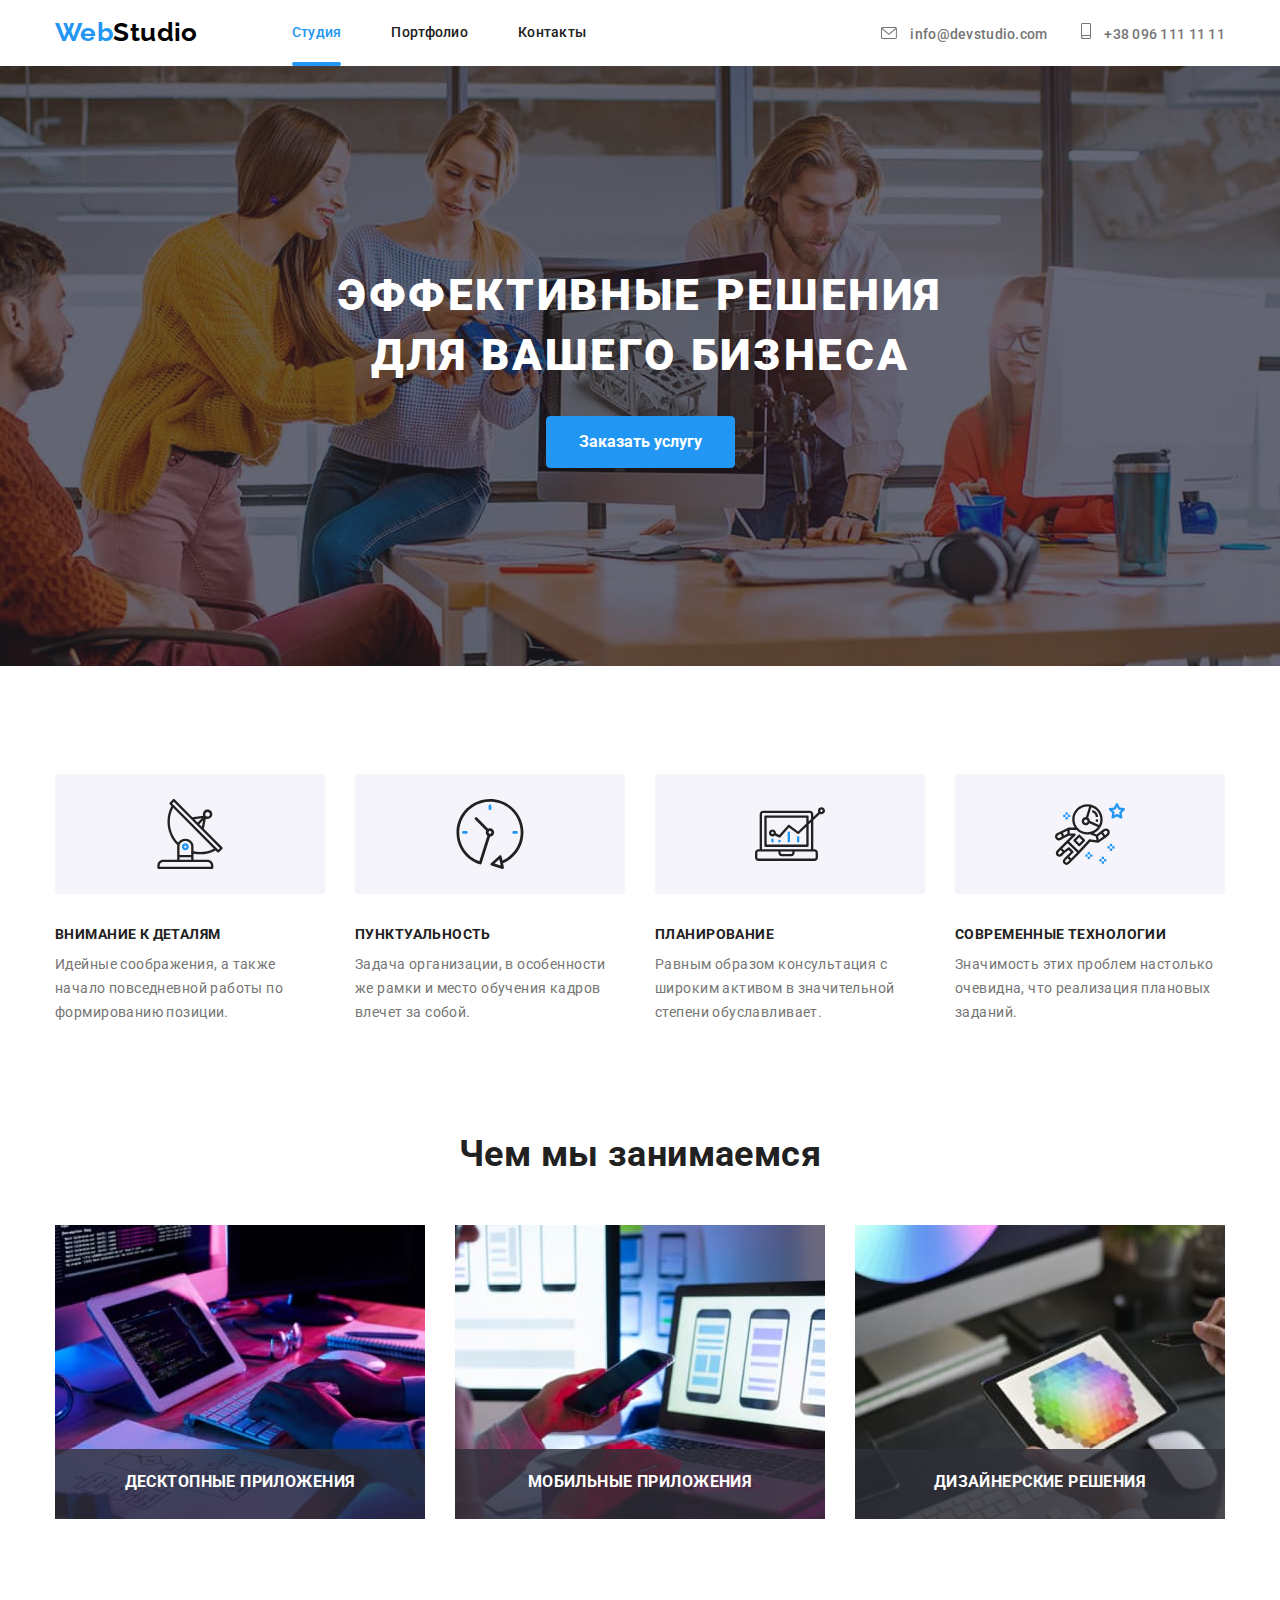
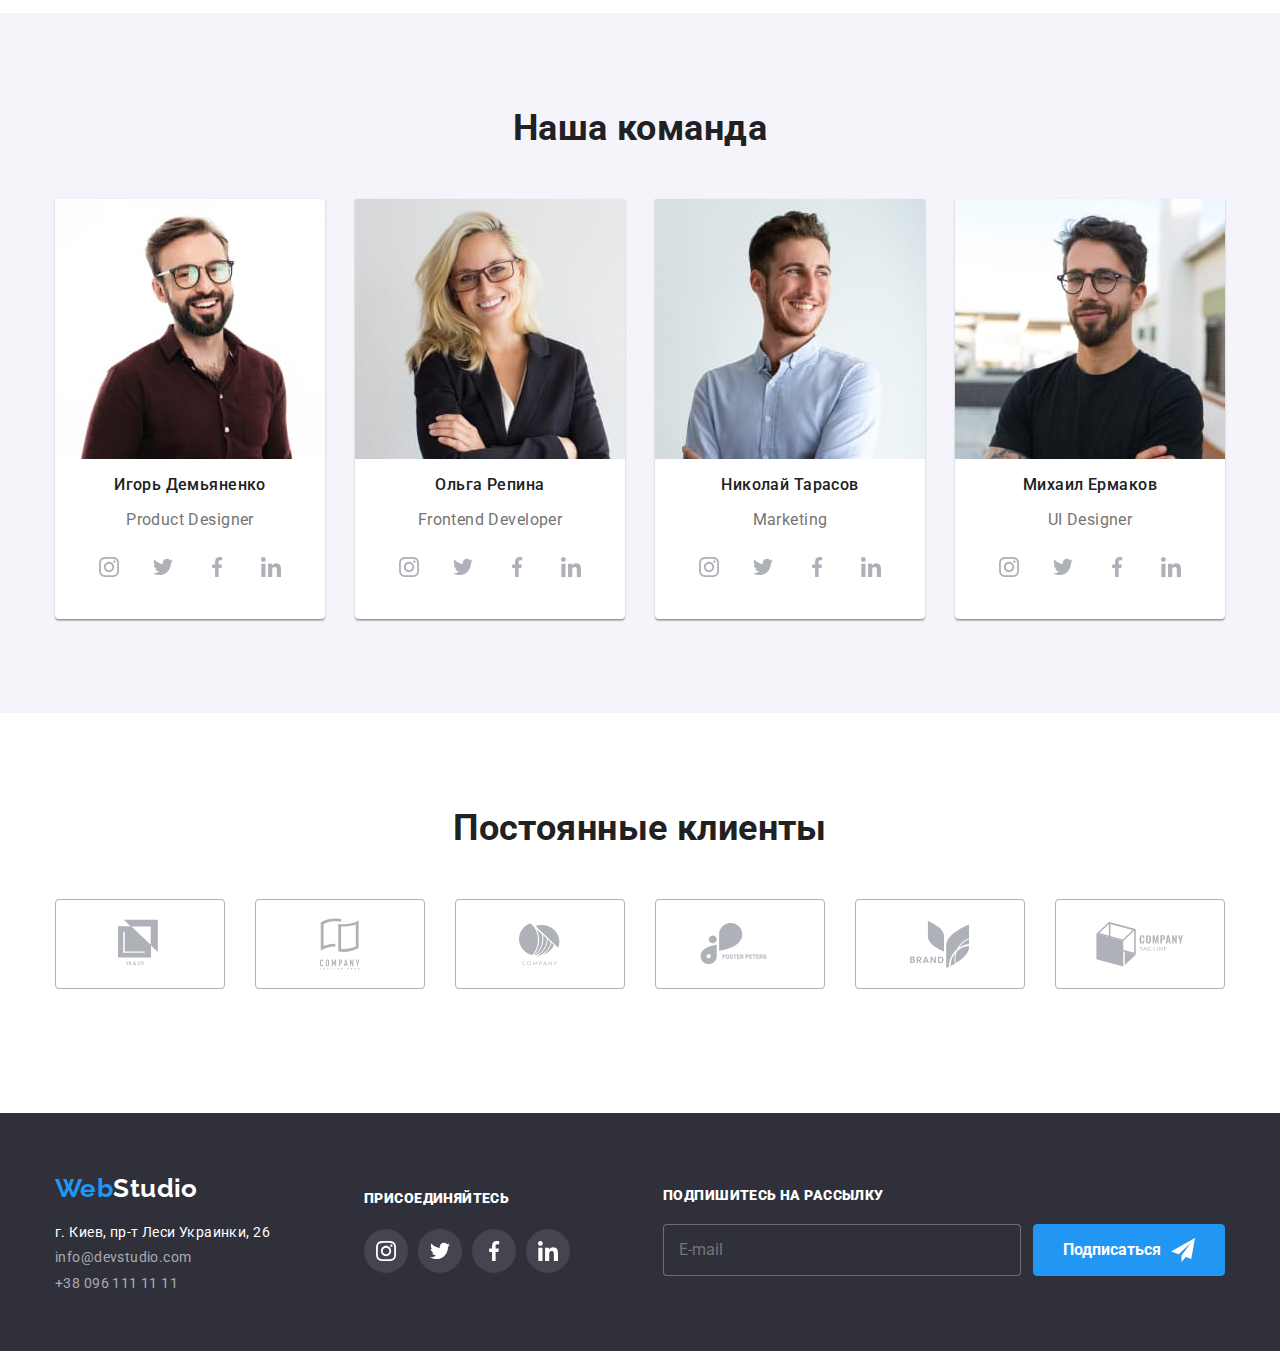
<file: index.html>
<!DOCTYPE html>
<html lang="ru">
  <head>
    <meta charset="UTF-8" />
    <meta name="viewport" content="width=device-width, initial-scale=1.0" />
    <title>WebStudio</title>
    <link
      href="https://fonts.googleapis.com/css2?family=Raleway:wght@400;700&family=Roboto:wght@400;500;700;900&display=swap"
      rel="stylesheet"
    />
    <link
      rel="stylesheet"
      href="https://cdnjs.cloudflare.com/ajax/libs/modern-normalize/1.0.0/modern-normalize.min.css"
    />
    <link rel="stylesheet" href="./css/style.css" />
  </head>
  <body>
    <header>
      <div class="container main-nav">
        <a href="./index.html" class="logo"
          >Web<span class="logostudio">Studio</span></a
        >
        <nav>
          <ul class="site-nav list">
            <li class="item">
              <a href="./index.html" class="link current">Студия</a>
            </li>
            <li class="item">
              <a href="./portfolio.html" class="link">Портфолио</a>
            </li>
            <li class="item"><a href="" class="link">Контакты</a></li>
          </ul>
        </nav>

        <address class="header-address">
          <a href="mailto:info@devstudio.com" class="link">
            <svg class="address-icon" width="16" height="12">
              <use href="./images/newsprite.svg#envelope"></use>
            </svg>
            info@devstudio.com</a
          >
          <a href="tel:+380961111111" class="link">
            <svg class="address-icon" width="10" height="16">
              <use href="./images/newsprite.svg#smartphone"></use>
            </svg>
            +38 096 111 11 11</a
          >
        </address>
      </div>
    </header>
    <main>
      <section class="main-section">
        <!--Section1-->
        <h1 class="main-title">
          Эффективные решения <br />
          для вашего бизнеса
        </h1>
        <button class="order-button" data-modal-open>Заказать услугу</button>
      </section>
      <section class="advantages-section">
        <!--Section2-->
        <div class="container">
          <ul class="advantages">
            <li class="advantage-item">
              <svg class="advantage-icon">
                <use href="./images/newsprite.svg#antenna-1"></use>
              </svg>
              <h3 class="advantage-title">Внимание к деталям</h3>
              <p class="text">
                Идейные соображения, а также начало повседневной работы по
                формированию позиции.
              </p>
            </li>
            <li class="advantage-item">
              <svg class="advantage-icon">
                <use href="./images/newsprite.svg#clock-1"></use>
              </svg>
              <h3 class="advantage-title">Пунктуальность</h3>
              <p class="text">
                Задача организации, в особенности же рамки и место обучения
                кадров влечет за собой.
              </p>
            </li>
            <li class="advantage-item">
              <svg class="advantage-icon">
                <use href="./images/newsprite.svg#diagram-1"></use>
              </svg>
              <h3 class="advantage-title">Планирование</h3>
              <p class="text">
                Равным образом консультация с широким активом в значительной
                степени обуславливает.
              </p>
            </li>
            <li class="advantage-item">
              <svg class="advantage-icon">
                <use href="./images/newsprite.svg#astronaut-1"></use>
              </svg>
              <h3 class="advantage-title">Современные технологии</h3>
              <p class="text">
                Значимость этих проблем настолько очевидна, что реализация
                плановых заданий.
              </p>
            </li>
          </ul>
        </div>
      </section>
      <section class="activities-section">
        <!--Section3-->
        <div class="container">
          <h2 class="section-title">Чем мы занимаемся</h2>
          <ul class="activities">
            <li class="activity-item">
              <img src="./images/img1.jpg" alt="рабочий стол" width="370" />
              <h3 class="activity-title">Десктопные приложения</h3>
            </li>
            <li class="activity-item">
              <img src="./images/img2.jpg" alt="рабочий экран" width="370" />

              <h3 class="activity-title">Мобильные приложения</h3>
            </li>
            <li class="activity-item">
              <img src="./images/img3.jpg" alt="экран планшета" width="370" />
              <h3 class="activity-title">Дизайнерские решения</h3>
            </li>
          </ul>
        </div>
      </section>
      <section class="section-team">
        <!--Team-->
        <div class="container team">
          <h2 class="section-title">Наша команда</h2>
          <ul class="team-members">
            <li class="team-member">
              <img
                src="./images/ihordemjanenko.jpg"
                alt="фото Игорь Демьяненко"
                width="270"
              />
              <h3 class="photo-name">Игорь Демьяненко</h3>
              <p class="position-title">Product Designer</p>
              <ul class="social-links">
                <li class="link">
                  <a class="link-icon" href="">
                    <svg width="20" height="20">
                      <use href="./images/newsprite.svg#instagram"></use>
                    </svg>
                  </a>
                </li>
                <li class="link">
                  <a class="link-icon" href="">
                    <svg width="20" height="20">
                      <use href="./images/newsprite.svg#twitter"></use>
                    </svg>
                  </a>
                </li>
                <li class="link">
                  <a class="link-icon" href="">
                    <svg width="20" height="20">
                      <use href="./images/newsprite.svg#facebook"></use>
                    </svg>
                  </a>
                </li>
                <li class="link">
                  <a class="link-icon" href="">
                    <svg width="20" height="20">
                      <use href="./images/newsprite.svg#linkedin"></use>
                    </svg>
                  </a>
                </li>
              </ul>
            </li>
            <li class="team-member">
              <img
                src="./images/olharepina.jpg"
                alt="фото Ольга Репина"
                width="270"
              />
              <h3 class="photo-name">Ольга Репина</h3>
              <p class="position-title">Frontend Developer</p>
              <ul class="social-links">
                <li class="link">
                  <a class="link-icon" href="">
                    <svg width="20" height="20">
                      <use href="./images/newsprite.svg#instagram"></use>
                    </svg>
                  </a>
                </li>
                <li class="link">
                  <a class="link-icon" href="">
                    <svg width="20" height="20">
                      <use href="./images/newsprite.svg#twitter"></use>
                    </svg>
                  </a>
                </li>
                <li class="link">
                  <a class="link-icon" href="">
                    <svg width="20" height="20">
                      <use href="./images/newsprite.svg#facebook"></use>
                    </svg>
                  </a>
                </li>
                <li class="link">
                  <a class="link-icon" href="">
                    <svg width="20" height="20">
                      <use href="./images/newsprite.svg#linkedin"></use>
                    </svg>
                  </a>
                </li>
              </ul>
            </li>
            <li class="team-member">
              <img
                src="./images/nikolaytarasov.jpg"
                alt="фото Николай Тарасов"
                width="270"
              />
              <h3 class="photo-name">Николай Тарасов</h3>
              <p class="position-title">Marketing</p>
              <ul class="social-links">
                <li class="link">
                  <a class="link-icon" href="">
                    <svg width="20" height="20">
                      <use href="./images/newsprite.svg#instagram"></use>
                    </svg>
                  </a>
                </li>
                <li class="link">
                  <a class="link-icon" href="">
                    <svg width="20" height="20">
                      <use href="./images/newsprite.svg#twitter"></use>
                    </svg>
                  </a>
                </li>
                <li class="link">
                  <a class="link-icon" href="">
                    <svg width="20" height="20">
                      <use href="./images/newsprite.svg#facebook"></use>
                    </svg>
                  </a>
                </li>
                <li class="link">
                  <a class="link-icon" href="">
                    <svg width="20" height="20">
                      <use href="./images/newsprite.svg#linkedin"></use>
                    </svg>
                  </a>
                </li>
              </ul>
            </li>
            <li class="team-member">
              <img
                src="./images/mihailjermakov.jpg"
                alt="фото Михаил Ермаков"
                width="270"
              />
              <h3 class="photo-name">Михаил Ермаков</h3>
              <p class="position-title">UI Designer</p>
              <ul class="social-links">
                <li class="link">
                  <a class="link-icon" href="">
                    <svg width="20" height="20">
                      <use href="./images/newsprite.svg#instagram"></use>
                    </svg>
                  </a>
                </li>
                <li class="link">
                  <a class="link-icon" href="">
                    <svg width="20" height="20">
                      <use href="./images/newsprite.svg#twitter"></use>
                    </svg>
                  </a>
                </li>
                <li class="link">
                  <a class="link-icon" href="">
                    <svg width="20" height="20">
                      <use href="./images/newsprite.svg#facebook"></use>
                    </svg>
                  </a>
                </li>
                <li class="link">
                  <a class="link-icon" href="">
                    <svg width="20" height="20">
                      <use href="./images/newsprite.svg#linkedin"></use>
                    </svg>
                  </a>
                </li>
              </ul>
            </li>
          </ul>
        </div>
      </section>
      <section class="client-section">
        <!--Section Clients-->
        <div class="container">
          <h2 class="section-title">Постоянные клиенты</h2>
          <ul class="clients">
            <li class="client">
              <a class="client-link" href="">
                <svg class="logo-client" width="44" height="50">
                  <use href="./images/newsprite.svg#logo-1"></use>
                </svg>
              </a>
            </li>
            <li class="client">
              <a class="client-link" href="">
                <svg class="logo-client" width="40" height="52">
                  <use href="./images/newsprite.svg#logo-2"></use>
                </svg>
              </a>
            </li>
            <li class="client">
              <a class="client-link" href="">
                <svg class="logo-client" width="41" height="43">
                  <use href="./images/newsprite.svg#logo-3"></use>
                </svg>
              </a>
            </li>
            <li class="client">
              <a class="client-link" href="">
                <svg class="logo-client" width="80" height="42">
                  <use href="./images/newsprite.svg#logo-4"></use>
                </svg>
              </a>
            </li>
            <li class="client">
              <a class="client-link" href="">
                <svg class="logo-client" width="59" height="47">
                  <use href="./images/newsprite.svg#logo-5"></use>
                </svg>
              </a>
            </li>
            <li class="client">
              <a class="client-link" href="">
                <svg class="logo-client" width="88" height="45">
                  <use href="./images/newsprite.svg#logo-6"></use>
                </svg>
              </a>
            </li>
          </ul>
        </div>
      </section>
    </main>
    <footer>
      <div class="container">
        <div class="contact">
          <a href="./index.html" class="logo"
            >Web<span class="logostudio">Studio</span></a
          >
          <address class="footer-address">
            <ul class="footer-address list">
              <li class="address-line">
                <p>г. Киев, пр-т Леси Украинки, 26</p>
              </li>
              <li class="address-line">
                <a href="mailto:info@devstudio.com" class="link"
                  >info@devstudio.com</a
                >
              </li>
              <li class="address-line">
                <a href="tel:+380961111111" class="link">+38 096 111 11 11</a>
              </li>
            </ul>
          </address>
        </div>
        <div class="joinus">
          <b>присоединяйтесь</b>
          <ul class="social-links">
            <li class="link">
              <a class="link-icon" href="">
                <svg width="20" height="20">
                  <use href="./images/newsprite.svg#instagram"></use>
                </svg>
              </a>
            </li>
            <li class="link">
              <a class="link-icon" href="">
                <svg width="20" height="20">
                  <use href="./images/newsprite.svg#twitter"></use>
                </svg>
              </a>
            </li>
            <li class="link">
              <a class="link-icon" href="">
                <svg width="20" height="20">
                  <use href="./images/newsprite.svg#facebook"></use>
                </svg>
              </a>
            </li>
            <li class="link">
              <a class="link-icon" href="">
                <svg width="20" height="20">
                  <use href="./images/newsprite.svg#linkedin"></use>
                </svg>
              </a>
            </li>
          </ul>
        </div>
        <form action="subscribe" class="subscribe">
          <b>Подпишитесь на рассылку</b>
          <div class="subscribe-action">
            <input type="email" name="mail" placeholder="E-mail" />
            <button type="submit">
              Подписаться
              <svg class="subscribe-icon" width="24" height="24">
                <use href="./images/newsprite.svg#icon-send"></use>
              </svg>
            </button>
          </div>
        </form>
      </div>
    </footer>
    <div class="backdrop is-hidden" data-modal>
      <div class="modal">
        <button class="close" type="button" data-modal-close>
          <svg width="18" height="18">
            <use href="./images/newsprite.svg#close-black"></use>
          </svg>
        </button>
        <form class="order-form js-order-form">
          <h2 class="order-form-title">
            Оставьте свои данные, мы вам перезвоним
          </h2>
          <label class="order-form-field">
            <span>Имя</span>
            <input class="info-input" type="text" name="" id="name" />
            <svg class="icon-order-form" width="12" height="12">
              <use href="./images/newsprite.svg#person-black"></use>
            </svg>
          </label>

          <label class="order-form-field">
            <span>Телефон</span>
            <input class="info-input" type="tel" name="tel" />
            <svg class="icon-order-form" width="15" height="15">
              <use href="./images/newsprite.svg#phone-black"></use>
            </svg>
          </label>

          <label class="order-form-field">
            <span>Почта</span>
            <input class="info-input" type="email" name="mail" />
            <svg class="icon-order-form" width="15" height="15">
              <use href="./images/newsprite.svg#email-black"></use>
            </svg>
          </label>
          <label class="order-form-field">
            Комментарий
            <textarea
              class="comment-text"
              name="comment"
              cols="30"
              rows="10"
              placeholder="Введите текст"
            ></textarea>
          </label>

          <label class="order-form-field checkbox">
            <input class="box" type="checkbox" name="agree" value="agree" />
            <span class="checkbox-icon"></span>
            Соглашаюсь с рассылкой и принимаю
            <a class="checkbox-link" href="">Условия договора</a>
          </label>

          <button type="submit" class="order-form-submit">Отправить</button>
        </form>
      </div>
    </div>
    <script src="./js/modal.js"></script>
    <script>
      ;(() => {
        document
          .querySelector(".js-order-form")
          .addEventListener("submit", (e) => {
            e.preventDefault()

            new FormData(e.currentTarget).forEach((value, name) =>
              console.log(`${name}: ${value}`)
            )
          })
      })()
    </script>
  </body>
</html>
</file>
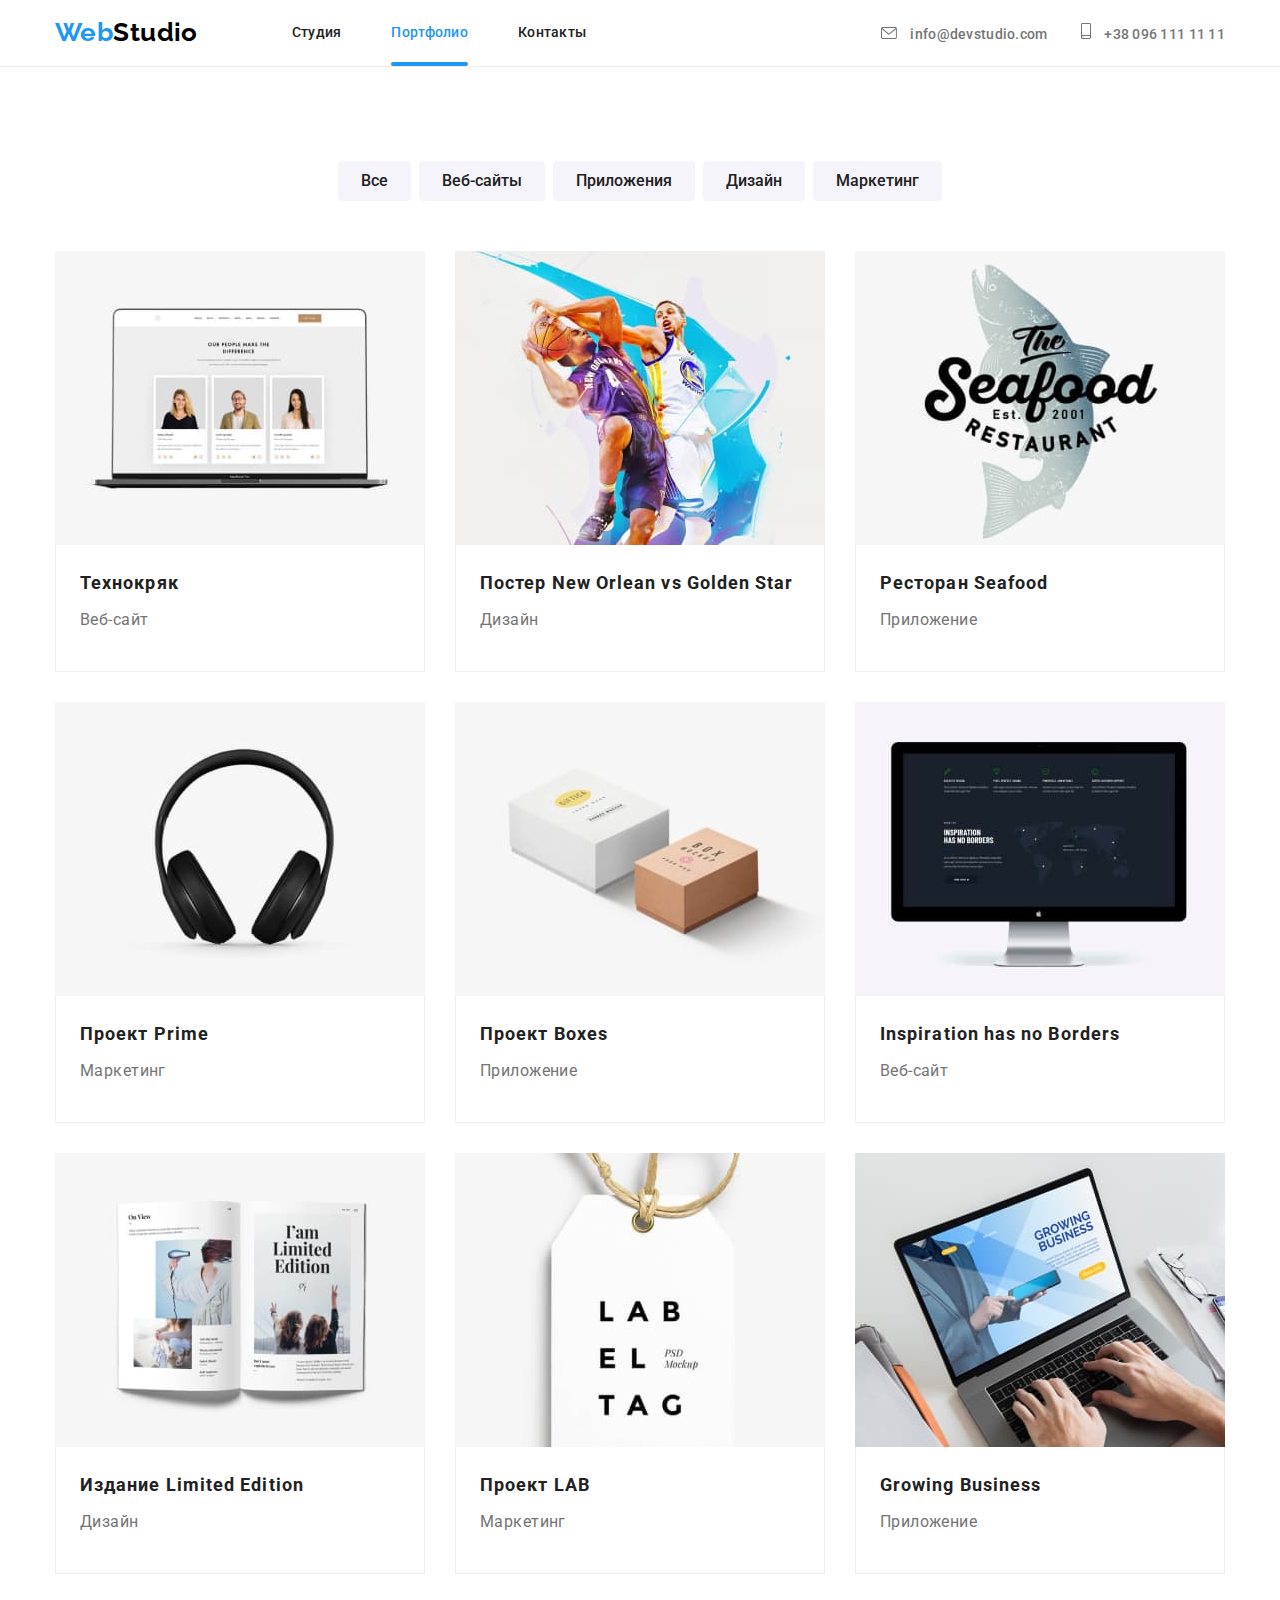
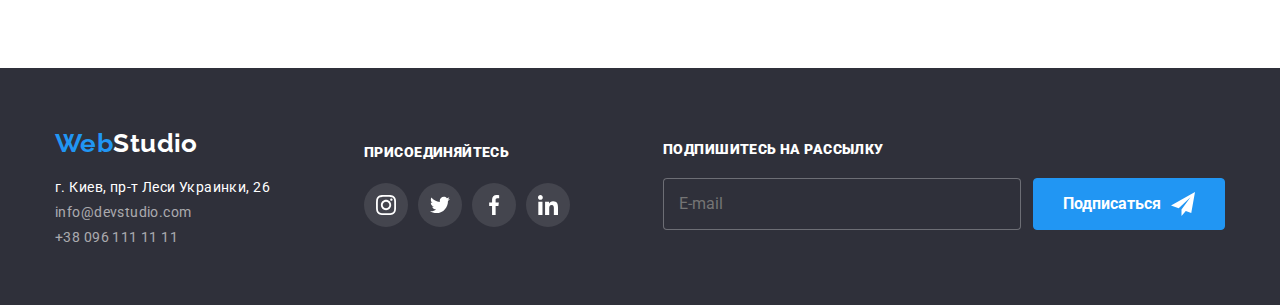
<file: portfolio.html>
<!DOCTYPE html>
<html lang="ru">
  <head>
    <meta charset="UTF-8" />
    <meta name="viewport" content="width=device-width, initial-scale=1.0" />
    <title>Portfolio</title>
    <link
      href="https://fonts.googleapis.com/css2?family=Raleway:wght@400;700&family=Roboto:wght@400;500;700;900&display=swap"
      rel="stylesheet"
    />
    <link
      rel="stylesheet"
      href="https://cdnjs.cloudflare.com/ajax/libs/modern-normalize/1.0.0/modern-normalize.min.css"
    />
    <link rel="stylesheet" href="./css/style.css" />
  </head>
  <body>
    <header>
      <div class="container main-nav">
        <nav>
          <a href="./index.html" class="logo"
            >Web<span class="logostudio">Studio</span></a
          >
          <ul class="site-nav list">
            <li class="item">
              <a href="./index.html" class="link">Студия</a>
            </li>
            <li class="item">
              <a href="./portfolio.html" class="link current">Портфолио</a>
            </li>
            <li class="item"><a href="" class="link">Контакты</a></li>
          </ul>
        </nav>
        <address class="header-address">
          <a href="mailto:info@devstudio.com" class="link">
            <svg class="address-icon" width="16" height="12">
              <use href="./images/newsprite.svg#envelope"></use>
            </svg>
            info@devstudio.com</a
          >
          <a href="tel:+380961111111" class="link">
            <svg class="address-icon" width="10" height="16">
              <use href="./images/newsprite.svg#smartphone"></use>
            </svg>
            +38 096 111 11 11</a
          >
        </address>
      </div>
    </header>
    <main>
      <section class="portfolio-mainsection">
        <div class="container">
          <ul class="portfolio-buttons">
            <li class="portfolio-button">
              <button type="button">Все</button>
            </li>
            <li class="portfolio-button">
              <button type="button">Веб-сайты</button>
            </li>
            <li class="portfolio-button">
              <button type="button">Приложения</button>
            </li>
            <li class="portfolio-button">
              <button type="button">Дизайн</button>
            </li>
            <li class="portfolio-button">
              <button type="button">Маркетинг</button>
            </li>
          </ul>
          <ul class="projects">
            <li class="project">
              <a href="" class="project-link">
                <div class="project-picture">
                  <img
                    src="./images/technokryak.jpg"
                    alt="страница вебсайта технокряк"
                    width="370"
                  />
                  <p class="project-overlap">
                    Технокряк это современная площадка распространения
                    коронавируса. Компании используют эту платформу для
                    цифрового шпионажа и атак на защищённые сервера конкурентов.
                  </p>
                </div>

                <div class="project-description">
                  <h3 class="project-title">Технокряк</h3>
                  <p class="project-type">Веб-сайт</p>
                </div>
              </a>
            </li>
            <li class="project">
              <a href="" class="project-link">
                <div class="project-picture">
                  <img
                    src="./images/posterneworlean.jpg"
                    alt="Постер Баскетбол"
                    width="370"
                  />
                  <p class="project-overlap">
                    Технокряк это современная площадка распространения
                    коронавируса. Компании используют эту платформу для
                    цифрового шпионажа и атак на защищённые сервера конкурентов.
                  </p>
                </div>

                <div class="project-description">
                  <h3 class="project-title">
                    Постер New Orlean vs Golden Star
                  </h3>
                  <p class="project-type">Дизайн</p>
                </div>
              </a>
            </li>
            <li class="project">
              <a href="" class="project-link">
                <img
                  src="./images/restaurantseafood.jpg"
                  alt="Лого ресторана Сифуд"
                  width="370"
                />
                <div class="project-description">
                  <h3 class="project-title">Ресторан Seafood</h3>
                  <p class="project-type">Приложение</p>
                </div>
              </a>
            </li>
            <li class="project">
              <a href="" class="project-link">
                <div class="project-picture">
                  <img
                    src="./images/projectprime.jpg"
                    alt="Наушники"
                    width="370"
                  />
                  <p class="project-overlap">
                    Технокряк это современная площадка распространения
                    коронавируса. Компании используют эту платформу для
                    цифрового шпионажа и атак на защищённые сервера конкурентов.
                  </p>
                </div>

                <div class="project-description">
                  <h3 class="project-title">Проект Prime</h3>
                  <p class="project-type">Маркетинг</p>
                </div>
              </a>
            </li>
            <li class="project">
              <a href="" class="project-link">
                <img
                  src="./images/projectboxes.jpg"
                  alt="Две коробки"
                  width="370"
                />
                <div class="project-description">
                  <h3 class="project-title">Проект Boxes</h3>
                  <p class="project-type">Приложение</p>
                </div>
              </a>
            </li>
            <li class="project">
              <a href="" class="project-link">
                <img
                  src="./images/inspiration.jpg"
                  alt="Страница веб-сайта"
                  width="370"
                />
                <div class="project-description">
                  <h3 class="project-title">Inspiration has no Borders</h3>
                  <p class="project-type">Веб-сайт</p>
                </div>
              </a>
            </li>
            <li class="project">
              <a href="" class="project-link">
                <img
                  src="./images/printinghouselimitededition.jpg"
                  alt="Открытая книга"
                  width="370"
                />
                <div class="project-description">
                  <h3 class="project-title">Издание Limited Edition</h3>
                  <p class="project-type">Дизайн</p>
                </div>
              </a>
            </li>
            <li class="project">
              <a href="" class="project-link">
                <img
                  src="./images/projectlab.jpg"
                  alt="Бирка Лаб"
                  width="370"
                />
                <div class="project-description">
                  <h3 class="project-title">Проект LAB</h3>
                  <p p class="project-type">Маркетинг</p>
                </div>
              </a>
            </li>
            <li class="project">
              <a href="" class="project-link">
                <img
                  src="./images/growingbusiness.jpg"
                  alt="Фото сранички приложения"
                  width="370"
                />
                <div class="project-description">
                  <h3 class="project-title">Growing Business</h3>
                  <p class="project-type">Приложение</p>
                </div>
              </a>
            </li>
          </ul>
        </div>
      </section>
    </main>
    <footer>
      <div class="container">
        <div class="contact">
          <a href="./index.html" class="logo"
            >Web<span class="logostudio">Studio</span></a
          >
          <address class="footer-address">
            <ul class="footer-address list">
              <li class="address-line">
                <p>г. Киев, пр-т Леси Украинки, 26</p>
              </li>
              <li class="address-line">
                <a href="mailto:info@devstudio.com" class="link"
                  >info@devstudio.com</a
                >
              </li>
              <li class="address-line">
                <a href="tel:+380961111111" class="link">+38 096 111 11 11</a>
              </li>
            </ul>
          </address>
        </div>
        <div class="joinus">
          <b>присоединяйтесь</b>
          <ul class="social-links">
            <li class="link">
              <a class="link-icon" href="">
                <svg width="20" height="20">
                  <use href="./images/newsprite.svg#instagram"></use>
                </svg>
              </a>
            </li>
            <li class="link">
              <a class="link-icon" href="">
                <svg width="20" height="20">
                  <use href="./images/newsprite.svg#twitter"></use>
                </svg>
              </a>
            </li>
            <li class="link">
              <a class="link-icon" href="">
                <svg width="20" height="20">
                  <use href="./images/newsprite.svg#facebook"></use>
                </svg>
              </a>
            </li>
            <li class="link">
              <a class="link-icon" href="">
                <svg width="20" height="20">
                  <use href="./images/newsprite.svg#linkedin"></use>
                </svg>
              </a>
            </li>
          </ul>
        </div>
        <form action="subscribe" class="subscribe">
          <b>Подпишитесь на рассылку</b>
          <div class="subscribe-action">
            <input type="email" name="mail" placeholder="E-mail" />
            <button type="submit">
              Подписаться
              <svg class="subscribe-icon" width="24" height="24">
                <use href="./images/newsprite.svg#icon-send"></use>
              </svg>
            </button>
          </div>
        </form>
      </div>
    </footer>
  </body>
</html>
</file>
<file: css/style.css>
:root {
  --primary-text-color: #757575;
  --footer-address-color: rgba(255, 255, 255, 0.6);
  --secondary-color: #212121;
  --accent-color: #2196f3;
  --footer-address-color: rgba(255, 255, 255, 0.6);
  --bg-secondary-color: #2f303a;
  --primary-icon-color: #afb1b8;
}
body {
  font-family: Roboto, sans-serif;
  font-style: normal;
  font-size: 14px;
  letter-spacing: 0.03em;
  color: var(--primary-text-color);
  background-color: #ffffff;
}

ul {
  list-style: none;
}

img {
  display: block;
  max-width: 100%;
  height: auto;
}

.container {
  width: 1200px;
  padding-left: 15px;
  padding-right: 15px;
  margin: 0 auto;
}

.container.main-nav {
  display: flex;
  align-items: center;
}

.main-nav {
  display: flex;
  align-items: center;
}

.main-nav > nav {
  display: inline-flex;
  align-items: center;
}

.site-nav {
  display: inline-flex;
  align-items: center;
  justify-content: center;
  margin-top: 0;
  margin-bottom: 0;
  padding-left: 0;
  margin-left: 94px;
}

.site-nav .item:not(:last-child) {
  margin-right: 50px;
}

.header-address a:not(:last-child) {
  margin-right: 30px;
}

.header-address {
  margin-left: auto;
}

/* Logo */
.logo {
  display: block;
  color: var(--accent-color);
  font-family: Raleway, sans-serif;
  font-weight: 700;
  font-size: 26px;
  line-height: 1.2;
  text-decoration: none;
}

.logostudio {
  color: #000000;
}

footer .logostudio {
  color: #ffffff;
}

.site-nav .link {
  display: inline-flex;
  position: relative;
  color: var(--secondary-color);
  font-weight: 500;
  line-height: 1.14;
  letter-spacing: 0.02em;
  text-decoration: none;
  padding-top: 25px;
  padding-bottom: 25px;

  transition: color 250ms cubic-bezier(0.4, 0, 0.2, 1);
}

.site-nav .link:hover,
.site-nav .link:focus {
  color: var(--accent-color);
  text-decoration: none;
}

.site-nav .link.current {
  color: var(--accent-color);
}

.link.current::after {
  position: absolute;
  display: block;
  bottom: 0;
  left: 0;
  width: 100%;
  content: "";
  height: 4px;
  border-radius: 2px;
  background-color: var(--accent-color);
}

.header-address .link {
  color: var(--primary-text-color);
  font-weight: 500;
  line-height: 1.14;
  letter-spacing: 0.02em;
  font-style: normal;
  text-decoration: none;
  fill: var(--primary-text-color);

  transition: fill 250ms cubic-bezier(0.4, 0, 0.2, 1),
    color 250ms cubic-bezier(0.4, 0, 0.2, 1);
}

.header-address .link:hover,
.header-address .link:focus {
  color: var(--accent-color);
  fill: var(--accent-color);
  text-decoration: none;
}

.address-icon {
  margin-right: 10px;
}

.main-title {
  margin-top: 0;
  margin-bottom: 30px;

  color: #ffffff;
  font-weight: 900;
  font-size: 44px;
  line-height: 1.36;
  text-align: center;
  letter-spacing: 0.06em;
  text-transform: uppercase;
}
.main-section {
  text-align: center;
  max-width: 1600px;
  max-height: 600px;
  margin-left: auto;
  margin-right: auto;
  background-image: linear-gradient(
      to right,
      rgba(47, 48, 58, 0.4),
      rgba(47, 48, 58, 0.4)
    ),
    url("../images/heroimage.jpg");
  background-repeat: no-repeat;
  background-position: center;

  padding-top: 200px;
  padding-bottom: 200px;
  background-color: var(--bg-secondary-color);
}
.order-button {
  display: inline-block;
  text-align: center;
  padding: 10px 32px;
  border: 1px solid var(--accent-color);
  border-radius: 4px;

  color: #ffffff;
  font-weight: 700;
  font-size: 16px;
  line-height: 1.88;
  text-decoration: none;
  background: var(--accent-color);

  transition: color 250ms cubic-bezier(0.4, 0, 0.2, 1),
    background 250ms cubic-bezier(0.4, 0, 0.2, 1);
}

.order-button:hover {
  color: var(--accent-color);
  background: #ffffff;
}

.section-title {
  text-align: center;
  margin-top: 0;
  margin-bottom: 50px;
  font-weight: 700;
  font-size: 36px;
  line-height: 1.17;
  color: var(--secondary-color);
}

.advantages-section {
  padding-top: 94px;
  padding-bottom: 94px;
}
.advantages {
  display: flex;
  padding: 0;
}

.advantage-item {
  width: calc((100% - 90px) / 4);
  margin-right: 30px;
  min-height: 101;
}

.advantage-item:nth-child(4n) {
  margin-right: 0;
}

.advantage-item .text {
  display: inline;
  flex-wrap: wrap;
  margin-top: 0;
  font-size: 14px;
  line-height: 1.71;
}

.advantage-title {
  margin-top: 0;
  margin-bottom: 10px;

  color: var(--secondary-color);
  font-weight: 700;
  font-size: 14px;
  line-height: 1.14;
  text-transform: uppercase;
}

.advantage-icon {
  display: inline-flex;
  content: "";
  width: 270px;
  height: 120px;
  border-radius: 4px;
  background-color: #f5f4fa;
  padding-bottom: 25px;
  padding-top: 25px;
  margin-bottom: 30px;
}

.activities {
  display: flex;
  margin-top: 0;
  margin-bottom: 0;
  padding: 0;
}

.activities-section {
  padding-bottom: 94px;
}

.activity-item::before {
  position: absolute;

  content: "";
  margin: 0;
  padding: 0;
  width: 100%;
  height: 70px;
  bottom: 0;
  left: 0;
  background-color: rgba(47, 48, 58, 0.8);
}

.activity-item {
  width: calc((100% - 60px) / 3);
  margin-right: 30px;
  position: relative;
  color: #ffffff;
  text-transform: uppercase;
  text-align: center;
}

.activity-title {
  position: absolute;
  display: block;
  margin: 0;
  padding: 0;
  bottom: 27px;
  width: 370px;
}

.activity-item:nth-child(3n) {
  margin-right: 0;
}

.section-team {
  background-color: #f5f4fa;
  padding-top: 94px;
  padding-bottom: 94px;
}

.team-members {
  display: flex;
  margin-top: 0;
  margin-bottom: 0px;
  padding: 0;
}

.team-member {
  width: calc((100% - 90px) / 4);
  margin-right: 30px;

  background-color: #ffffff;

  border-radius: 0px 0px 4px 4px;

  box-shadow: 0px 1px 3px rgba(0, 0, 0, 0.12), 0px 1px 1px rgba(0, 0, 0, 0.14),
    0px 2px 1px rgba(0, 0, 0, 0.2);
}

.team-member:nth-child(4n) {
  margin-right: 0;
}

.photo-name {
  font-weight: 500;
  font-size: 16px;
  line-height: 1.19;
  text-align: center;
  color: var(--secondary-color);
}

.position-title {
  font-size: 16px;
  line-height: 1.19;
  text-align: center;
}

.social-links {
  display: flex;
  list-style: none;
  padding: 0;
  margin-left: auto;
  margin-right: auto;
  margin-bottom: 30px;
  width: 206px;
  height: 44px;
}

.social-links .link {
  width: calc((100% - 30px) / 4);
  margin-right: 10px;
  border-radius: 50%;
}
.social-links .link:nth-child(4n) {
  margin-right: 0;
}

.link-icon {
  display: flex;
  justify-content: center;
  align-items: center;
  height: 44px;
  width: 44px;
  border-radius: 50%;
  fill: var(--primary-icon-color);
  transition: background-color 250ms cubic-bezier(0.4, 0, 0.2, 1),
    fill 250ms cubic-bezier(0.4, 0, 0.2, 1);
}

.link-icon:hover,
.link-icon:focus {
  background-color: var(--accent-color);
  fill: #ffffff;
}

.client-section {
  padding-top: 94px;
  padding-bottom: 94px;
}
.clients {
  display: flex;
  list-style: none;
  padding: 0;
  margin-left: auto;
  margin-right: auto;
  margin-bottom: 30px;
  width: 1170px;
}

.client {
  display: flex;
  width: calc((100% - 150px) / 6);
  margin-right: 30px;
}
.client .client-link:nth-child(6n) {
  margin-right: 0;
}

.client-link {
  display: flex;
  justify-content: center;
  align-items: center;
  width: 170px;
  height: 90px;
  border-radius: 4px;
  border: 1px solid var(--primary-icon-color);
  fill: var(--primary-icon-color);

  transition: border 250ms cubic-bezier(0.4, 0, 0.2, 1),
    fill 250ms cubic-bezier(0.4, 0, 0.2, 1);
}

.client-link:hover {
  border: 1px solid var(--accent-color);
  fill: var(--accent-color);
}

/* Portfolio */

.portfolio-mainsection {
  padding-top: 94px;
  padding-bottom: 94px;
  border-top: 1px solid #ececec;
}

.portfolio-buttons {
  display: flex;
  padding-left: 0;
  justify-content: center;
  margin-top: 0;
  margin-bottom: 50px;
}

.portfolio-button:not(:last-child) {
  margin-right: 8px;
}

.portfolio-button button {
  padding: 6px 22px;
  left: 576px;
  top: 174px;
  border: 1px solid #f5f4fa;
  background: #f5f4fa;
  border-radius: 4px;
  color: var(--secondary-color);
  font-weight: 500;
  font-size: 16px;
  line-height: 1.63;
  transition: color 250ms cubic-bezier(0.4, 0, 0.2, 1),
    background-color 250ms cubic-bezier(0.4, 0, 0.2, 1),
    border 250ms cubic-bezier(0.4, 0, 0.2, 1),
    box-shadow 250ms cubic-bezier(0.4, 0, 0.2, 1);
}

.portfolio-button button:hover,
.portfolio-button button:focus {
  color: #ffffff;
  background-color: var(--accent-color);
  border: 1px solid var(--accent-color);
  box-shadow: 0px 3px 1px rgba(0, 0, 0, 0.1), 0px 1px 2px rgba(0, 0, 0, 0.08),
    0px 2px 2px rgba(0, 0, 0, 0.12);
}

.projects {
  display: flex;
  flex-wrap: wrap;
  padding: 0;
  margin: 0;
}

.project {
  width: calc((100% - 60px) / 3);
  margin-right: 30px;
  margin-bottom: 30px;
  padding: 0;

  transition: box-shadow 250ms cubic-bezier(0.4, 0, 0.2, 1);
}

.project:hover {
  box-shadow: 0px 1px 1px rgba(0, 0, 0, 0.12), 0px 4px 4px rgba(0, 0, 0, 0.06),
    1px 4px 6px rgba(0, 0, 0, 0.16);
}
.project:nth-child(3n) {
  margin-right: 0;
}

.project:nth-last-child(-n + 3) {
  margin-bottom: 0;
}

.project-description {
  border-left: 1px solid #eeeeee;
  border-right: 1px solid #eeeeee;
  border-bottom: 1px solid #eeeeee;
  padding: 20px 24px;
}

.project-link {
  text-decoration: none;
  display: block;
}
.project-link > img {
  display: block;
}
.project-title {
  text-decoration: none;
  font-weight: 700;
  font-size: 18px;
  line-height: 2;
  letter-spacing: 0.06em;
  color: var(--secondary-color);
  margin-top: 0;
  margin-bottom: 4px;
}

.project-type {
  font-size: 16px;
  line-height: 1.87;
  color: var(--primary-text-color);
  margin-top: 0;
}

.project-picture {
  position: relative;
  overflow: hidden;
}

.project-overlap {
  position: absolute;
  margin: 0;
  top: 0;
  right: 0;
  padding: 63px 24px;

  background-color: rgba(33, 150, 243, 0.9);
  color: #ffffff;
  font-size: 18px;
  line-height: 1.56;
  border: none;

  transform: translateY(100%);
  transition: transform 250ms cubic-bezier(0.4, 0, 0.2, 1);
}

.project:hover .project-overlap {
  transform: translateY(0);
  opacity: 1;
}

footer {
  padding-top: 60px;
  padding-bottom: 60px;
  background-color: var(--bg-secondary-color);
  color: #ffffff;
  font-style: normal;
}

footer .container {
  display: flex;
  align-items: center;
}

footer .social-links {
  margin-top: 22px;
  margin-bottom: 0;
}

.address-line:not(:last-child) {
  margin-bottom: 9px;
}

.footer-address.list {
  padding-left: 0;
  margin-top: 0;
  margin-bottom: 0;
  display: inline-block;
  font-style: normal;
}

.footer-address .link {
  color: var(--footer-address-color);
  text-decoration: none;
}
.footer-address p {
  margin-top: 20px;
  margin-bottom: 0;
}

.address-line {
  display: inline-block;
  text-decoration: none;
}

.contact {
  display: inline-block;
}
.joinus {
  display: inline-block;
  text-transform: uppercase;
  text-align: left;
  width: 206px;
  font-family: Roboto;
  font-style: normal;
  font-weight: bold;
  font-size: 14px;
  line-height: 1.14;
  letter-spacing: 0.03em;
  margin-right: 0;
  margin-left: 70px;
}

footer .link-icon {
  background-color: rgba(255, 255, 255, 0.1);
  fill: #ffffff;
}

.subscribe {
  display: inline-block;
  text-transform: uppercase;
  text-align: left;
  margin-left: 93px;
  font-family: Roboto;
  font-style: normal;
  font-weight: bold;
  font-size: 14px;
  line-height: 1.14;
  letter-spacing: 0.03em;
}

.subscribe button {
  display: inline-flex;
  align-items: center;
  margin-left: 12 px;
  padding: 10px 29px;
  border: 1px solid var(--accent-color);
  border-radius: 4px;

  color: #ffffff;
  fill: #ffffff;
  font-weight: 700;
  font-size: 16px;
  line-height: 1.88;
  text-decoration: none;
  background: var(--accent-color);
}

.subscribe input {
  display: block;
  background-color: var(--bg-secondary-color);
  border: 1px solid rgba(255, 255, 255, 0.3);
  border-radius: 4px;
  margin-right: 12px;

  width: 358px;
  padding: 15px;
  font-size: 16px;
  line-height: 1.25;

  color: rgba(255, 255, 255, 0.6);
  font-family: Roboto;
  font-style: normal;
  font-weight: normal;
  font-size: 16px;
  line-height: 20px;
  letter-spacing: 1.25;
}

.subscribe-icon {
  margin-left: 10px;
  fill: #ffffff;
}

.subscribe-action {
  display: inline-flex;
  margin-top: 20px;
}

.backdrop {
  position: fixed;
  top: 0;
  left: 0;
  width: 100%;
  height: 100%;
  background-color: rgba(0, 0, 0, 0.2);
  transition: opacity 250ms cubic-bezier(0.4, 0, 0.2, 1);
}

.backdrop.is-hidden {
  opacity: 0;
  pointer-events: none;
}

.backdrop.is-hidden .modal {
  transform: translate(-50%, -50%) scale(1.2);
}

.modal {
  position: absolute;
  top: 50%;
  left: 50%;
  transform: translate(-50%, -50%) scale(0.8);

  min-width: 528px;
  min-height: 581px;
  background-color: #fff;
  box-shadow: 0px 1px 3px rgba(0, 0, 0, 0.12), 0px 1px 1px rgba(0, 0, 0, 0.14),
    0px 2px 1px rgba(0, 0, 0, 0.2);
  border-radius: 4px;
  cursor: pointer;

  transition: transform 250ms cubic-bezier(0.4, 0, 0.2, 1);
}

.modal button.close {
  position: absolute;
  display: flex;
  justify-content: center;
  align-items: center;

  top: 8px;
  right: 8px;
  width: 30px;
  height: 30px;
  border-radius: 50%;

  cursor: pointer;

  background-color: #ffffff;
  border: 1px solid rgba(0, 0, 0, 0.1);
  transition: fill 250ms cubic-bezier(0.4, 0, 0.2, 1);
}

.modal button.close:hover,
.modal button.close:focus {
  fill: var(--accent-color);
}

.order-form {
  width: 528px;
  margin-left: auto;
  margin-right: auto;
  padding: 40px;
  cursor: pointer;
}
.order-form-title {
  margin-top: 0;
  margin-bottom: 12px;
  color: var(--secondary-color);
  font-family: Roboto;
  font-style: normal;
  font-weight: bold;
  font-size: 20px;
  line-height: 1.15;
  text-align: center;
  letter-spacing: 0.03em;
}

.order-form-field {
  position: relative;
  display: flex;
  flex-direction: column;
  margin-bottom: 10px;
  font-family: Roboto;
  font-style: normal;
  font-weight: normal;
  font-size: 12px;
  line-height: 1.17;
  letter-spacing: 0.01em;
  cursor: pointer;
  color: var(--primary-text-color);
}

.order-form-field .info-input {
  position: relative;
  margin-top: 4px;
  padding: 14px 14px 14px 40px;
  border: 1px solid rgba(33, 33, 33, 0.2);
  border-radius: 4px;
  cursor: pointer;
  transition: border 250ms cubic-bezier(0.4, 0, 0.2, 1);
}

.order-form-field .info-input:hover {
  border: 1px solid var(--accent-color);
}

.order-form-field .info-input:focus {
  border: 1px solid var(--accent-color);
  outline: none;
}

.order-form-field .info-input:focus + .icon-order-form,
.order-form-field .info-input:hover + .icon-order-form {
  fill: var(--accent-color);
}

.icon-order-form {
  position: absolute;
  bottom: 15px;
  left: 15px;
  transition: fill 250ms cubic-bezier(0.4, 0, 0.2, 1);
}

.order-form-submit {
  display: block;
  margin-left: auto;
  margin-right: auto;
  text-align: center;
  padding: 10px 32px;
  border: 1px solid var(--accent-color);
  border-radius: 4px;

  color: #ffffff;
  font-weight: 700;
  font-size: 16px;
  line-height: 1.88;
  text-decoration: none;
  background: var(--accent-color);
}

.comment-text {
  margin-top: 4px;
  padding: 12px 16px;
  border-radius: 4px;
  border: 1px solid rgba(33, 33, 33, 0.2);
  font-family: Roboto;
  font-style: normal;
  font-weight: normal;

  font-size: 12px;
  line-height: 1.17;
  letter-spacing: 0.01em;
  cursor: pointer;
  color: var(--primary-text-color);
  transition: border 250ms cubic-bezier(0.4, 0, 0.2, 1);
}

.comment-text:focus,
.comment-text:hover {
  border: 1px solid var(--accent-color);
  outline: none;
}

.order-form-field.checkbox {
  display: inline-flex;
  flex-flow: row;
  /* align-items: flex-start;
  flex-wrap: wrap; */
}

.checkbox-link {
  display: block;
  margin-left: 5px;
  color: var(--accent-color);
}
.box {
  width: 1px;
  height: 1px;
  margin: -1px;
  border: 0;
  padding: 0;

  white-space: nowrap;
  clip-path: inset(100%);
  clip: rect(0 0 0 0);
  overflow: hidden;
}

.checkbox-icon {
  display: inline-flex;
  width: 16px;
  height: 15px;
  margin-right: 8px;

  border: 2px solid #212121;
  border-radius: 4px;
}

.box:checked + .checkbox-icon {
  background-color: var(--accent-color);
  background-image: url(../images/checkedbox.svg);
  background-size: contain;
  background-origin: border-box;
  border-radius: 2px;
  border: 0.2px solid var(--accent-color);
}
</file>
